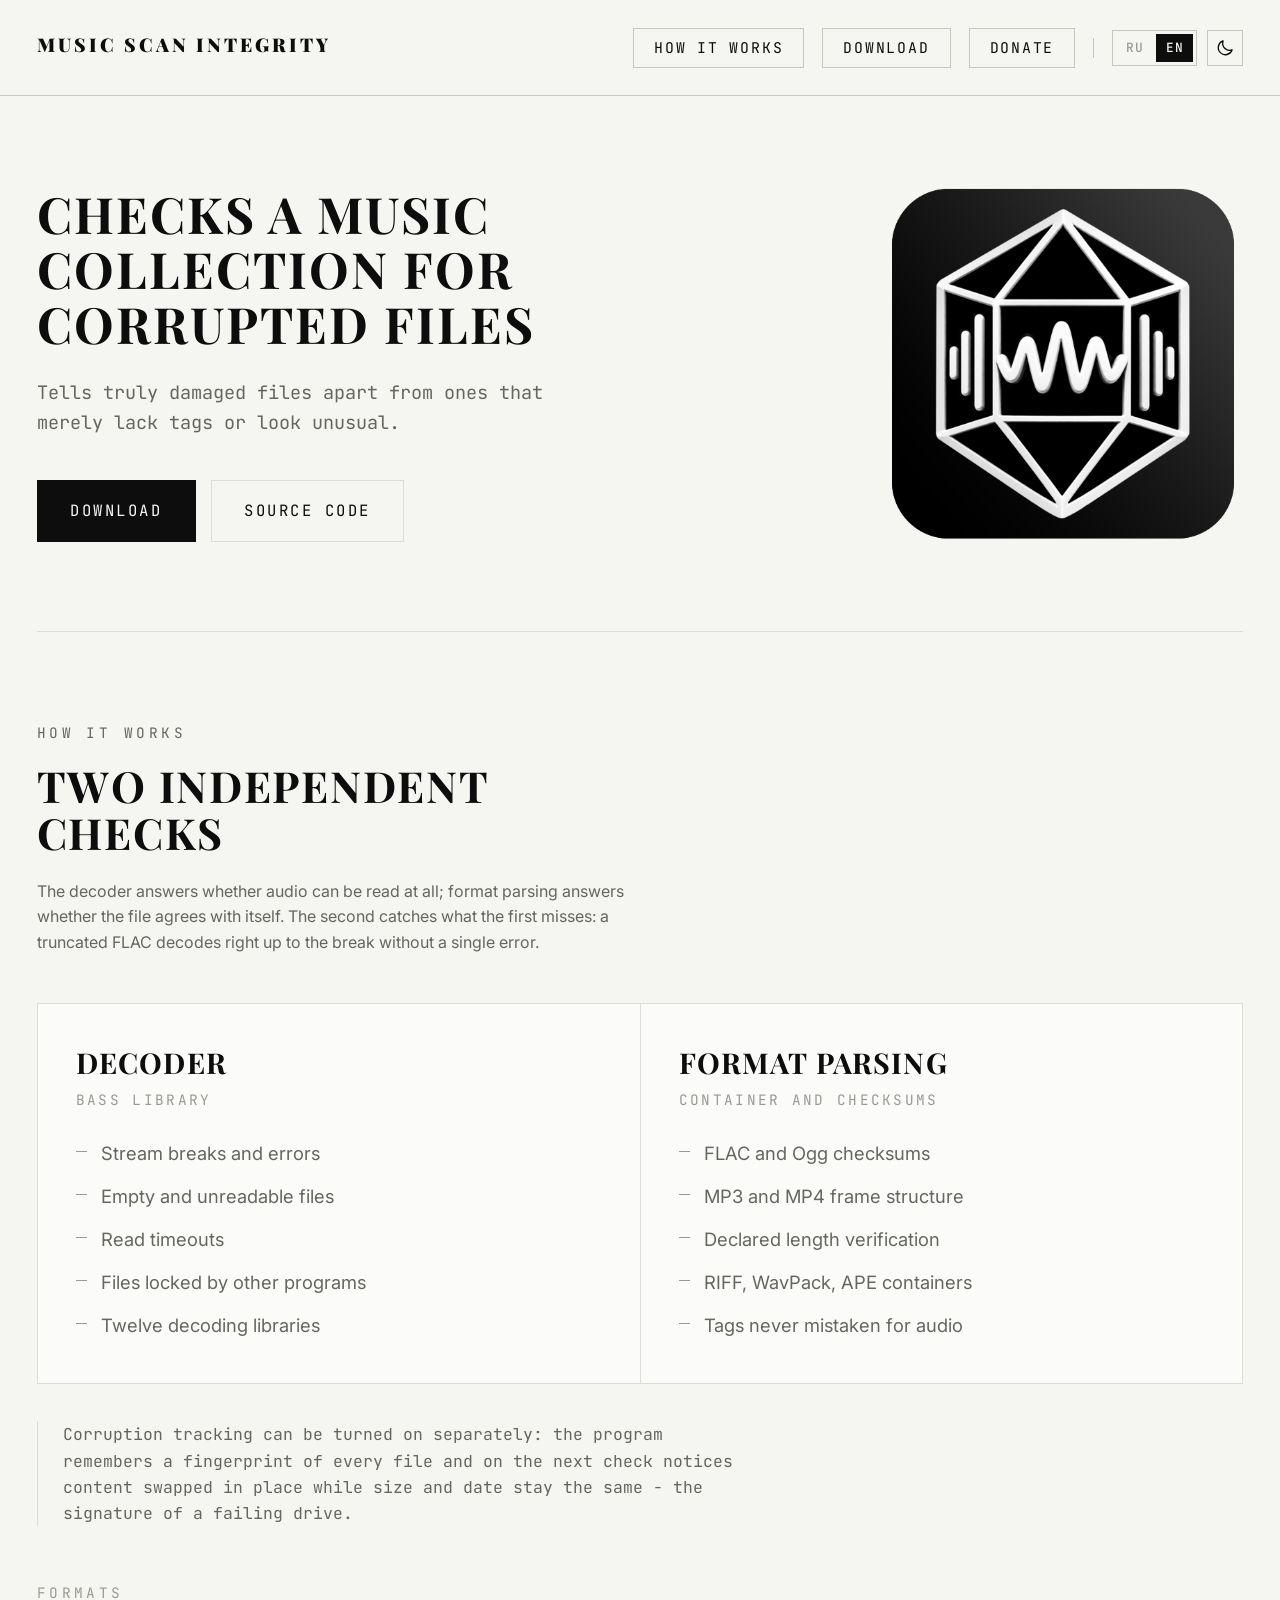
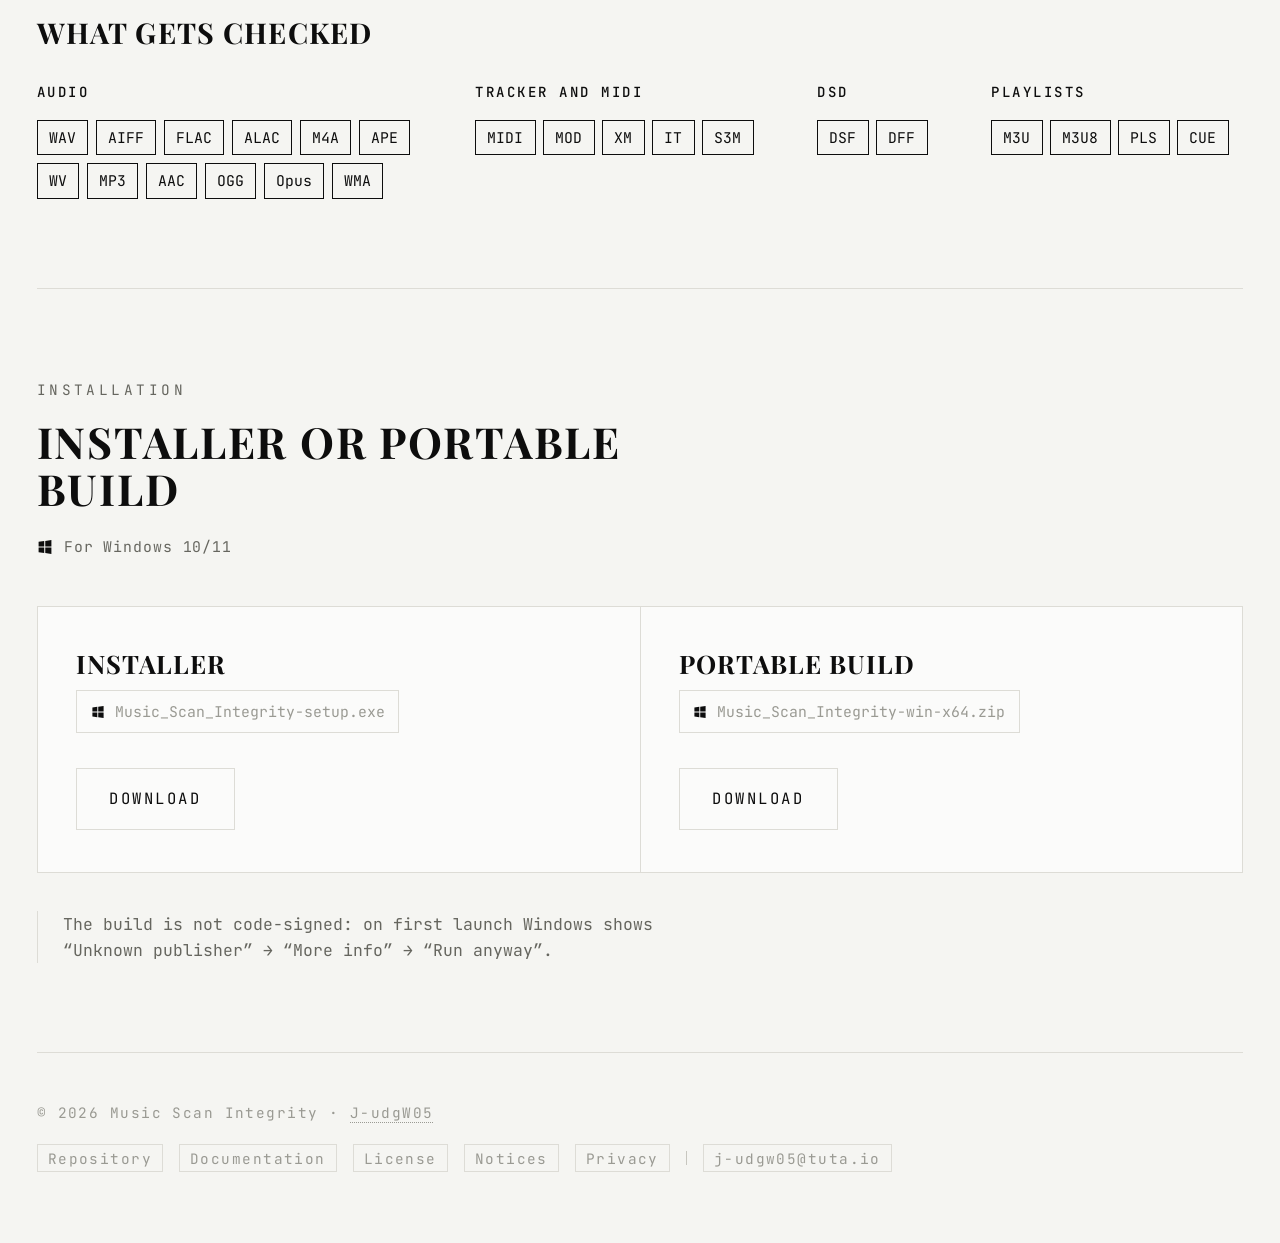
<file: index.html>
<!DOCTYPE html>
<html lang="ru">
<head>
<meta charset="utf-8">
<meta name="viewport" content="width=device-width, initial-scale=1">
<title>Music Scan Integrity</title>
<meta name="description" data-i18n-content="index_desc" content="Программа для Windows 10 и 11: проверяет музыкальную коллекцию на повреждённые файлы двумя независимыми способами - декодированием и разбором формата.">

<link rel="icon" href="assets/1.png" sizes="any">
<link rel="apple-touch-icon" href="assets/icon.png">

<link rel="preconnect" href="https://fonts.googleapis.com">
<link rel="preconnect" href="https://fonts.gstatic.com" crossorigin>
<link rel="stylesheet" href="https://fonts.googleapis.com/css2?family=Playfair+Display:wght@700;900&family=Inter:wght@400;500&family=JetBrains+Mono:wght@400;500&display=swap">

<link rel="stylesheet" href="style.css">

<script>
    (function () {
        var root = document.documentElement;
        try {
            var t = localStorage.getItem('msi-theme');
            if (t === 'light' || t === 'dark') root.setAttribute('data-theme', t);
        } catch (e) { }

        var lang = null;
        try { lang = localStorage.getItem('msi-lang'); } catch (e) { }
        if (lang !== 'ru' && lang !== 'en') {
            var list = navigator.languages && navigator.languages.length ? navigator.languages : [navigator.language || 'en'];
            lang = 'en';
            for (var i = 0; i < list.length; i++) {
                var code = String(list[i]).toLowerCase().split('-')[0];
                if (code === 'ru' || code === 'uk' || code === 'be') { lang = 'ru'; break; }
                if (code) break;
            }
        }
        root.setAttribute('lang', lang);
    })();
</script>
</head>
<body>

<header class="masthead">
    <div class="masthead-inner">
        <a class="wordmark" href="#top">Music Scan Integrity</a>

        <nav>
            <a href="#check" data-i18n="nav_check">Как это работает</a>
            <a href="#install" data-i18n="nav_install">Скачать</a>
            <a href="donate.html" data-i18n="nav_donate">Поддержать</a>
        </nav>
        <span class="nav-divider" aria-hidden="true"></span>
        <span class="switches">
            <div class="lang-switch" role="radiogroup" aria-label="Language / Язык">
                <button type="button" class="lang-option active" data-lang="ru" role="radio" aria-checked="true">RU</button>
                <button type="button" class="lang-option" data-lang="en" role="radio" aria-checked="false">EN</button>
            </div>
            <button class="icon-btn" id="theme" type="button">
                <svg class="i-sun" viewBox="0 0 24 24" width="20" height="20" fill="none" stroke="currentColor" stroke-width="1.6" stroke-linecap="round" aria-hidden="true">
                    <circle cx="12" cy="12" r="4.2"/>
                    <path d="M12 2.6v2.2M12 19.2v2.2M4.2 12H2M22 12h-2.2M6.3 6.3 4.8 4.8M19.2 19.2l-1.5-1.5M17.7 6.3l1.5-1.5M4.8 19.2l1.5-1.5"/>
                </svg>
                <svg class="i-moon" viewBox="0 0 24 24" width="20" height="20" fill="none" stroke="currentColor" stroke-width="1.6" stroke-linecap="round" stroke-linejoin="round" aria-hidden="true">
                    <path d="M20.5 14.3A8.5 8.5 0 0 1 9.7 3.5a8.5 8.5 0 1 0 10.8 10.8z"/>
                </svg>
            </button>
        </span>
    </div>
</header>

<div class="page">

    <div class="hero">
        <div class="hero-text" id="top">
            <h1 data-i18n="hero_title">Проверка музыкальной коллекции на повреждённые файлы</h1>
            <p data-i18n="hero_lede">
                Отличает по-настоящему повреждённые файлы от тех, что просто без тегов
                или выглядят необычно.
            </p>
            <div class="actions">
                <a class="action primary" id="dl-main" href="https://github.com/J-udgW05/MusicScan/releases/latest" data-i18n="hero_download">Скачать</a>
                <a class="action" href="https://github.com/J-udgW05/MusicScan" target="_blank" rel="noopener noreferrer" data-i18n="hero_source">Исходный код</a>
            </div>
        </div>

        <div class="hero-mark">
            <img src="assets/icon.png" alt="" width="512" height="512">
        </div>
    </div>

    <section>
        <div class="section-head" id="check">
            <p class="kicker" data-i18n="check_kicker">Как это работает</p>
            <h2 data-i18n="check_title">Две независимые проверки</h2>
            <p data-i18n="check_lede">
                Декодер отвечает на вопрос «читается ли звук», разбор формата - на вопрос
                «сходится ли файл сам с собой». Второе ловит то, что первое пропускает:
                обрезанный FLAC декодируется до места разрыва без единой ошибки.
            </p>
        </div>
        <div class="duo">
            <article>
                <h3 data-i18n="m1_title">Декодер</h3>
                <p class="role" data-i18n="m1_role">Библиотека BASS</p>
                <ul>
                    <li data-i18n="m1_1">Обрывы и ошибки потока</li>
                    <li data-i18n="m1_2">Пустые и нечитаемые файлы</li>
                    <li data-i18n="m1_3">Таймауты чтения</li>
                    <li data-i18n="m1_4">Занятые другими программами файлы</li>
                    <li data-i18n="m1_5">Двенадцать библиотек декодирования</li>
                </ul>
            </article>
            <article>
                <h3 data-i18n="m2_title">Разбор формата</h3>
                <p class="role" data-i18n="m2_role">Контейнер и контрольные суммы</p>
                <ul>
                    <li data-i18n="m2_1">Контрольные суммы FLAC и Ogg</li>
                    <li data-i18n="m2_2">Структура кадров MP3 и MP4</li>
                    <li data-i18n="m2_3">Сверка заявленной длины</li>
                    <li data-i18n="m2_4">Контейнеры RIFF, WavPack, APE</li>
                    <li data-i18n="m2_5">Теги не путаются со звуком</li>
                </ul>
            </article>
        </div>

        <p class="note" data-i18n="check_note">
            Отдельно можно включить слежение за порчей: программа запоминает отпечаток
            каждого файла и на следующей проверке замечает подмену содержимого
            при неизменных размере и дате - так выглядит сбойный диск.
        </p>

        <div class="subsection" id="formats">
            <p class="kicker" data-i18n="fmt_kicker">Форматы</p>
            <h3 data-i18n="fmt_title">Что проверяется</h3>
            <div class="format-groups">
                <div>
                    <h4 data-i18n="fmt_audio">Аудио</h4>
                    <div class="chips">
                        <span>WAV</span><span>AIFF</span><span>FLAC</span><span>ALAC</span>
                        <span>M4A</span><span>APE</span><span>WV</span><span>MP3</span>
                        <span>AAC</span><span>OGG</span><span>Opus</span><span>WMA</span>
                    </div>
                </div>
                <div>
                    <h4 data-i18n="fmt_tracker">Трекерные и MIDI</h4>
                    <div class="chips">
                        <span>MIDI</span><span>MOD</span><span>XM</span><span>IT</span><span>S3M</span>
                    </div>
                </div>
                <div>
                    <h4 data-i18n="fmt_dsd">DSD</h4>
                    <div class="chips"><span>DSF</span><span>DFF</span></div>
                </div>
                <div>
                    <h4 data-i18n="fmt_playlists">Плейлисты</h4>
                    <div class="chips"><span>M3U</span><span>M3U8</span><span>PLS</span><span>CUE</span></div>
                </div>
            </div>
        </div>
    </section>

    <section>
        <div class="section-head" id="install">
            <p class="kicker" data-i18n="inst_kicker">Установка</p>
            <h2 data-i18n="inst_title">Установщик или портативная версия</h2>
            <p class="platform">
                <svg class="i-win" viewBox="0 0 24 24" width="16" height="16" fill="currentColor" aria-hidden="true"><path d="M2.4 4.3 10.8 3.1v8.2H2.4zM12.4 2.9 21.6 1.6v9.7h-9.2zM2.4 12.7h8.4v8.2L2.4 19.7zM12.4 12.7h9.2v9.7l-9.2-1.3z"/></svg>
                <span data-i18n="inst_req">Для Windows 10/11</span>
            </p>
        </div>
        <div class="install">
            <article>
                <h3 data-i18n="inst_1_title">Установщик</h3>
                <span class="file"><span class="file-os" title="Windows 10 / 11"><svg class="i-win" viewBox="0 0 24 24" width="16" height="16" fill="currentColor" aria-hidden="true"><path d="M2.4 4.3 10.8 3.1v8.2H2.4zM12.4 2.9 21.6 1.6v9.7h-9.2zM2.4 12.7h8.4v8.2L2.4 19.7zM12.4 12.7h9.2v9.7l-9.2-1.3z"/></svg></span><span id="file-setup">Music_Scan_Integrity-setup.exe</span></span>
                <a class="action" id="dl-setup" href="https://github.com/J-udgW05/MusicScan/releases/latest" data-i18n="inst_download">Скачать</a>
            </article>
            <article>
                <h3 data-i18n="inst_2_title">Портативная версия</h3>
                <span class="file"><span class="file-os" title="Windows 10 / 11"><svg class="i-win" viewBox="0 0 24 24" width="16" height="16" fill="currentColor" aria-hidden="true"><path d="M2.4 4.3 10.8 3.1v8.2H2.4zM12.4 2.9 21.6 1.6v9.7h-9.2zM2.4 12.7h8.4v8.2L2.4 19.7zM12.4 12.7h9.2v9.7l-9.2-1.3z"/></svg></span><span id="file-zip">Music_Scan_Integrity-win-x64.zip</span></span>
                <a class="action" id="dl-zip" href="https://github.com/J-udgW05/MusicScan/releases/latest" data-i18n="inst_download">Скачать</a>
            </article>
        </div>
        <p class="note" data-i18n="inst_note">
            Сборка не подписана сертификатом: при первом запуске Windows покажет
            «Неизвестный издатель» → «Подробнее» → «Выполнить в любом случае».
        </p>
    </section>

    <footer>
        <span class="footer-copy" data-i18n="footer_copy">© 2026 Music Scan Integrity · <a href="https://github.com/J-udgW05" target="_blank" rel="noopener noreferrer">J-udgW05</a></span>
        <span class="footer-links">
            <a href="https://github.com/J-udgW05/MusicScan" data-i18n="nav_repo" target="_blank" rel="noopener noreferrer">Репозиторий</a>
            <a href="https://github.com/J-udgW05/MusicScan/blob/main/docs/INTERNALS.md" data-i18n="footer_docs" target="_blank" rel="noopener noreferrer">Документация</a>
            <a href="https://github.com/J-udgW05/MusicScan/blob/main/LICENSE.txt" data-i18n="footer_license" target="_blank" rel="noopener noreferrer">Лицензия</a>
            <a href="https://github.com/J-udgW05/MusicScan/blob/main/THIRD-PARTY-NOTICES.md" data-i18n="footer_third" target="_blank" rel="noopener noreferrer">Компоненты</a>
            <a href="privacy.html" data-i18n="footer_privacy">Конфиденциальность</a>
            <span class="footer-divider" aria-hidden="true"></span>
            <button type="button" class="footer-email" id="copy-email" data-copy="j-udgw05@tuta.io">
                <span data-i18n="footer_email">j-udgw05@tuta.io</span>
                <span class="copy-toast" aria-hidden="true" data-i18n="footer_copied">Скопировано</span>
            </button>
        </span>
    </footer>

</div>

<button id="back-to-top" class="icon-btn" type="button" aria-label="Наверх">
    <svg viewBox="0 0 24 24" width="18" height="18" fill="none" stroke="currentColor" stroke-width="1.6" stroke-linecap="round" stroke-linejoin="round" aria-hidden="true">
        <path d="M12 19V5M6 11l6-6 6 6"/>
    </svg>
</button>

<script src="app.js"></script>

</body>
</html>
</file>
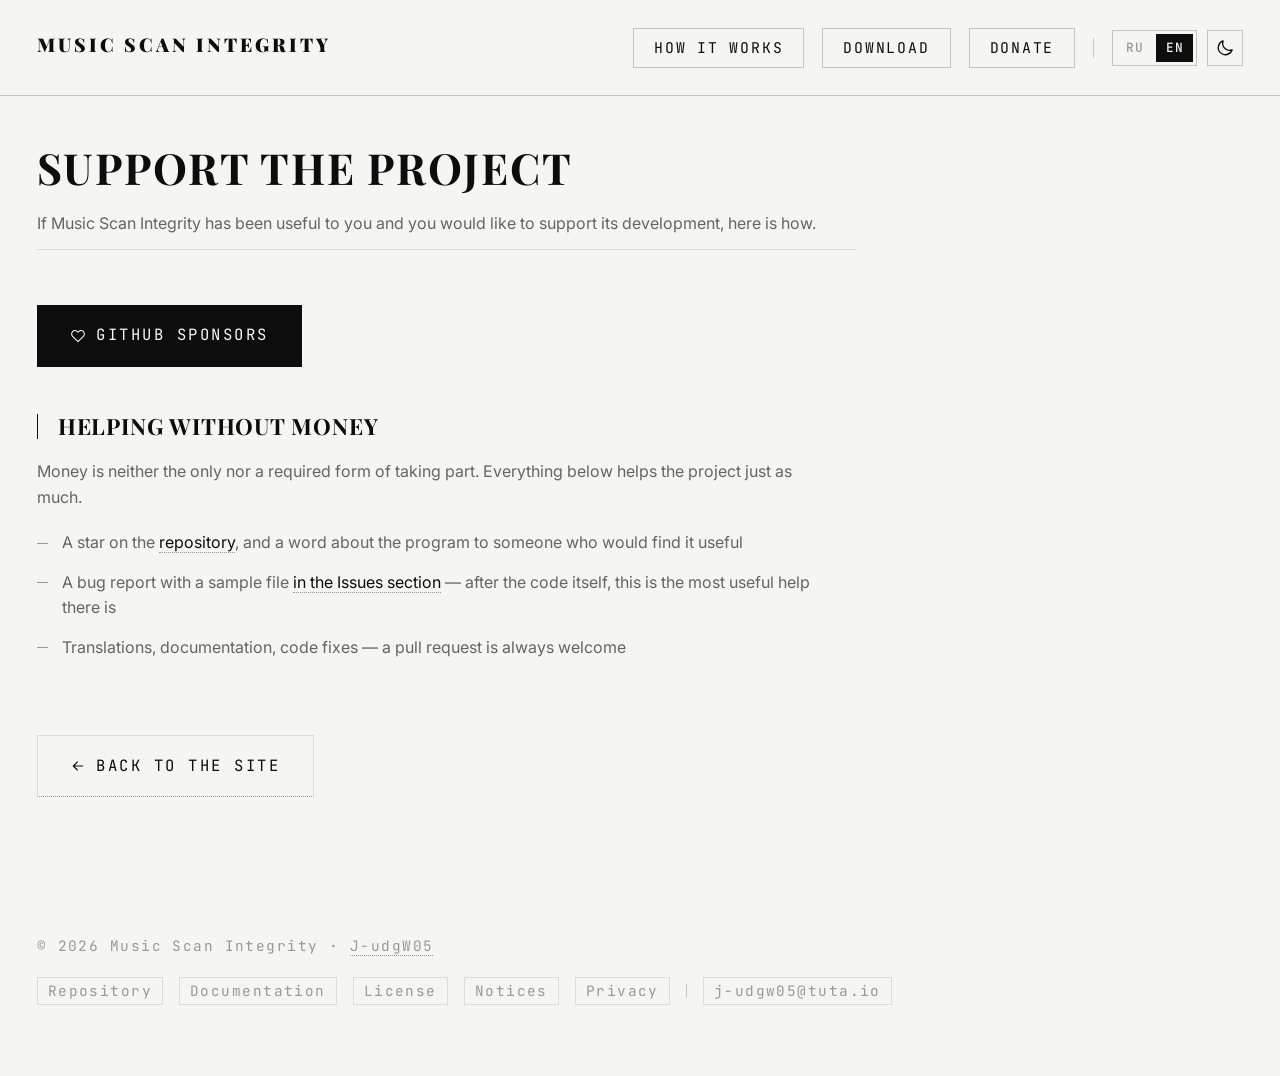
<file: donate.html>
<!DOCTYPE html>
<html lang="ru">
<head>
<meta charset="utf-8">
<meta name="viewport" content="width=device-width, initial-scale=1">
<title data-i18n="dn_doc_title">Поддержать проект — Music Scan Integrity</title>
<meta name="description" data-i18n-content="dn_desc" content="Music Scan Integrity бесплатна и с открытым кодом. На что идут пожертвования и как поддержать проект.">

<link rel="icon" href="assets/icon.png" sizes="any">
<link rel="apple-touch-icon" href="assets/icon.png">

<link rel="preconnect" href="https://fonts.googleapis.com">
<link rel="preconnect" href="https://fonts.gstatic.com" crossorigin>
<link rel="stylesheet" href="https://fonts.googleapis.com/css2?family=Playfair+Display:wght@700;900&family=Inter:wght@400;500&family=JetBrains+Mono:wght@400;500&display=swap">

<link rel="stylesheet" href="style.css">
<script>
    (function () {
        var root = document.documentElement;
        try {
            var t = localStorage.getItem('msi-theme');
            if (t === 'light' || t === 'dark') root.setAttribute('data-theme', t);
        } catch (e) { }

        var lang = null;
        try { lang = localStorage.getItem('msi-lang'); } catch (e) { }
        if (lang !== 'ru' && lang !== 'en') {
            var list = navigator.languages && navigator.languages.length ? navigator.languages : [navigator.language || 'en'];
            lang = 'en';
            for (var i = 0; i < list.length; i++) {
                var code = String(list[i]).toLowerCase().split('-')[0];
                if (code === 'ru' || code === 'uk' || code === 'be') { lang = 'ru'; break; }
                if (code) break;
            }
        }
        root.setAttribute('lang', lang);
    })();
</script>
</head>
<body>

<header class="masthead">
    <div class="masthead-inner">
        <a class="wordmark" href="index.html">Music Scan Integrity</a>
        <nav>
            <a href="index.html#check" data-i18n="nav_check">Как это работает</a>
            <a href="index.html#install" data-i18n="nav_install">Скачать</a>
            <a href="donate.html" data-i18n="nav_donate">Поддержать</a>
        </nav>
        <span class="nav-divider" aria-hidden="true"></span>
        <span class="switches">
            <div class="lang-switch" role="radiogroup" aria-label="Language / Язык">
                <button type="button" class="lang-option active" data-lang="ru" role="radio" aria-checked="true">RU</button>
                <button type="button" class="lang-option" data-lang="en" role="radio" aria-checked="false">EN</button>
            </div>
            <button class="icon-btn" id="theme" type="button">
                <svg class="i-sun" viewBox="0 0 24 24" width="20" height="20" fill="none" stroke="currentColor" stroke-width="1.6" stroke-linecap="round" aria-hidden="true">
                    <circle cx="12" cy="12" r="4.2"/>
                    <path d="M12 2.6v2.2M12 19.2v2.2M4.2 12H2M22 12h-2.2M6.3 6.3 4.8 4.8M19.2 19.2l-1.5-1.5M17.7 6.3l1.5-1.5M4.8 19.2l1.5-1.5"/>
                </svg>
                <svg class="i-moon" viewBox="0 0 24 24" width="20" height="20" fill="none" stroke="currentColor" stroke-width="1.6" stroke-linecap="round" stroke-linejoin="round" aria-hidden="true">
                    <path d="M20.5 14.3A8.5 8.5 0 0 1 9.7 3.5a8.5 8.5 0 1 0 10.8 10.8z"/>
                </svg>
            </button>
        </span>
    </div>
</header>

<div class="page">

    <main class="legal">
        <div class="legal-head">
            <h1 data-i18n="dn_title">Поддержать проект</h1>
            <p data-i18n="dn_s4_p1">
                Если Music Scan Integrity оказалась вам полезна и вы хотите поддержать
                её развитие — вот как это можно сделать.
            </p>
        </div>

        <section>
            <div class="donate-links">
                <a class="action primary" href="https://github.com/sponsors/J-udgW05" target="_blank" rel="noopener noreferrer">
                    <svg viewBox="0 0 24 24" width="16" height="16" fill="none" stroke="currentColor" stroke-width="1.6" stroke-linecap="round" stroke-linejoin="round" aria-hidden="true">
                        <path d="M12 20.5 3.9 12.4a5 5 0 1 1 7.1-7.1l1 1 1-1a5 5 0 1 1 7.1 7.1z"/>
                    </svg>
                    <span>GitHub Sponsors</span>
                </a>
            </div>
        </section>

        <section>
            <h2 data-i18n="dn_s5_h">Помочь можно и бесплатно</h2>
            <p data-i18n="dn_s5_p1">
                Деньги — не единственная и далеко не обязательная форма участия. Всё
                перечисленное ниже помогает проекту не меньше.
            </p>
            <ul>
                <li data-i18n="dn_s5_i1">Звезда <a href="https://github.com/J-udgW05/MusicScan">репозиторию</a> и рассказ о программе тем, кому она пригодится</li>
                <li data-i18n="dn_s5_i2">Сообщение об ошибке с примером файла <a href="https://github.com/J-udgW05/MusicScan/issues">в разделе Issues</a> — после самого кода это самая полезная помощь</li>
                <li data-i18n="dn_s5_i3">Перевод, документация, правки кода — pull request всегда к месту</li>
            </ul>
        </section>

        <a class="action legal-back" href="index.html">
            <svg viewBox="0 0 24 24" width="16" height="16" fill="none" stroke="currentColor" stroke-width="1.6" stroke-linecap="round" stroke-linejoin="round" aria-hidden="true">
                <path d="M19 12H5M11 6l-6 6 6 6"/>
            </svg>
            <span data-i18n="nav_back">Вернуться на сайт</span>
        </a>
    </main>

    <footer>
        <span class="footer-copy" data-i18n="footer_copy">© 2026 Music Scan Integrity · <a href="https://github.com/J-udgW05" target="_blank" rel="noopener noreferrer">J-udgW05</a></span>
        <span class="footer-links">
            <a href="https://github.com/J-udgW05/MusicScan" data-i18n="nav_repo" target="_blank" rel="noopener noreferrer">Репозиторий</a>
            <a href="https://github.com/J-udgW05/MusicScan/blob/main/docs/INTERNALS.md" data-i18n="footer_docs" target="_blank" rel="noopener noreferrer">Документация</a>
            <a href="https://github.com/J-udgW05/MusicScan/blob/main/LICENSE.txt" data-i18n="footer_license" target="_blank" rel="noopener noreferrer">Лицензия</a>
            <a href="https://github.com/J-udgW05/MusicScan/blob/main/THIRD-PARTY-NOTICES.md" data-i18n="footer_third" target="_blank" rel="noopener noreferrer">Компоненты</a>
            <a href="privacy.html" data-i18n="footer_privacy">Конфиденциальность</a>
            <span class="footer-divider" aria-hidden="true"></span>
            <button type="button" class="footer-email" id="copy-email" data-copy="j-udgw05@tuta.io">
                <span data-i18n="footer_email">j-udgw05@tuta.io</span>
                <span class="copy-toast" aria-hidden="true" data-i18n="footer_copied">Скопировано</span>
            </button>
        </span>
    </footer>

</div>

<button id="back-to-top" class="icon-btn" type="button" aria-label="Наверх">
    <svg viewBox="0 0 24 24" width="18" height="18" fill="none" stroke="currentColor" stroke-width="1.6" stroke-linecap="round" stroke-linejoin="round" aria-hidden="true">
        <path d="M12 19V5M6 11l6-6 6 6"/>
    </svg>
</button>

<script src="app.js"></script>
</body>
</html>
</file>
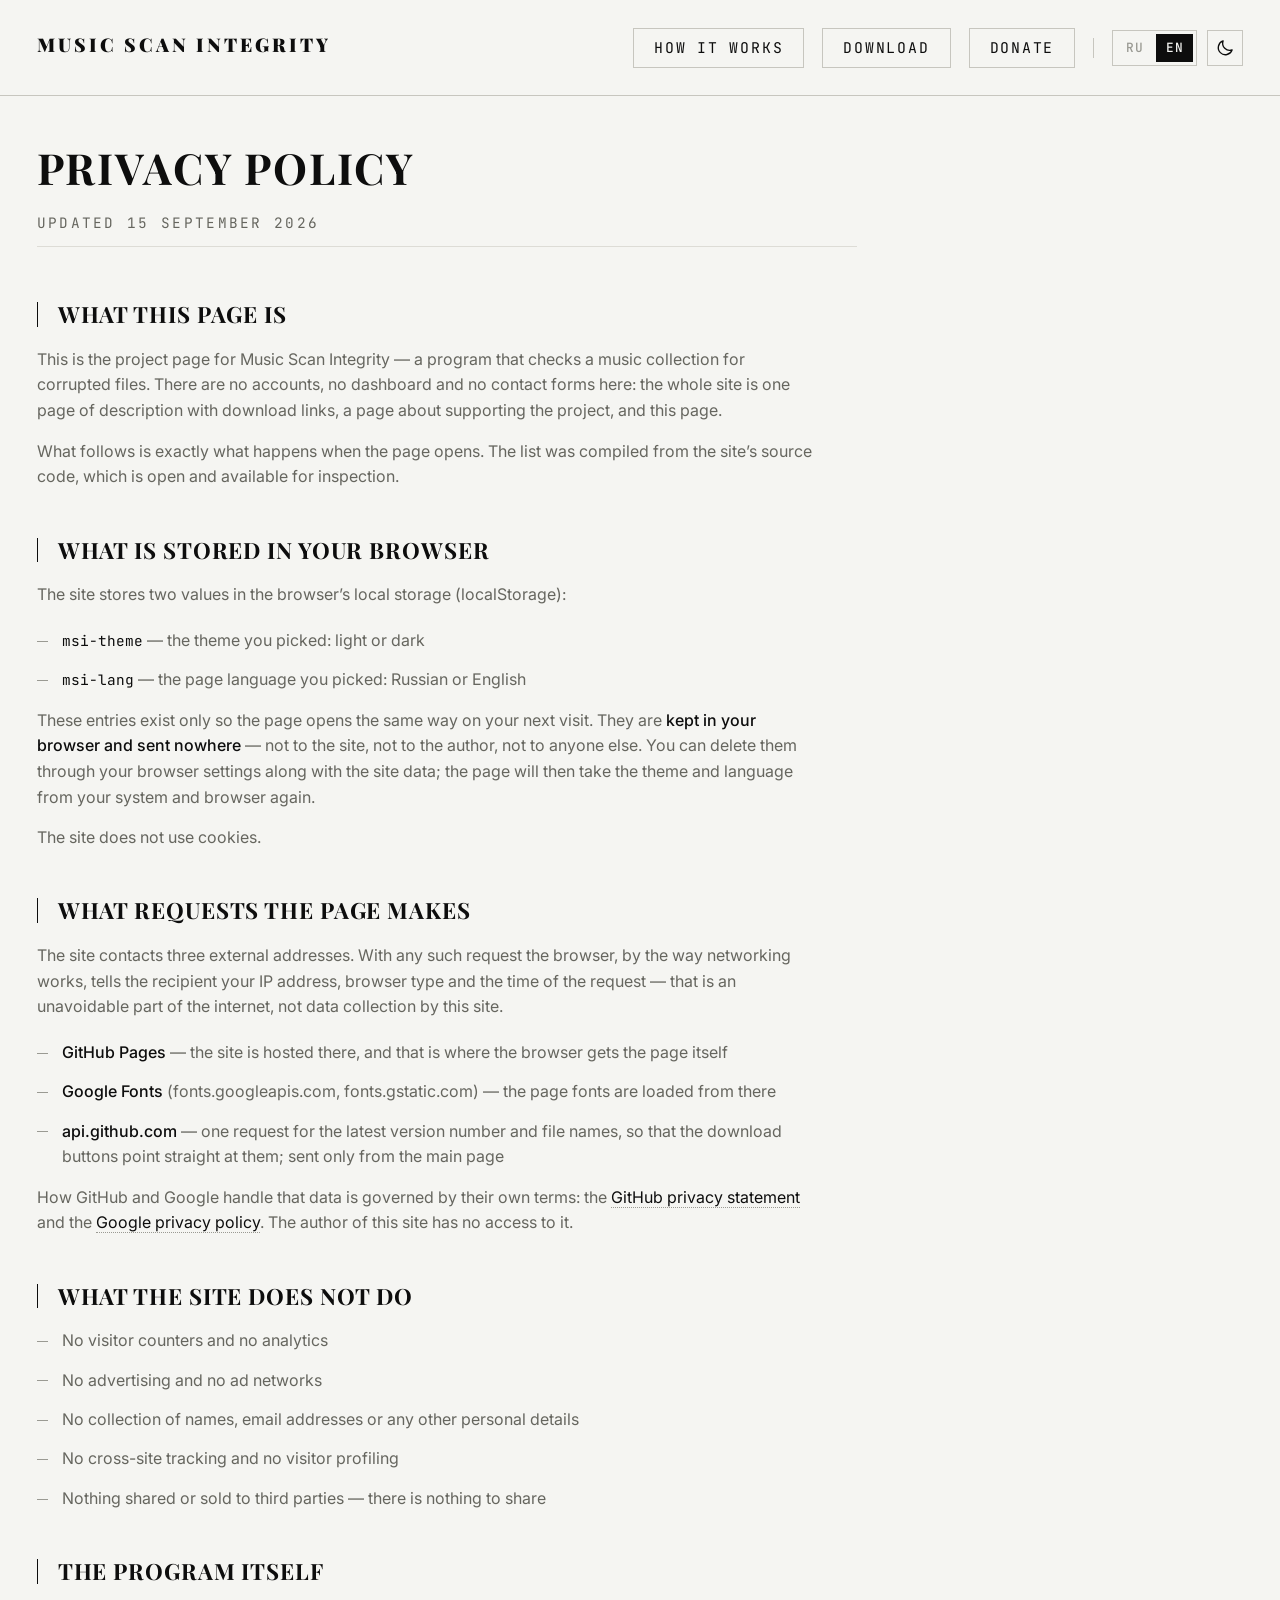
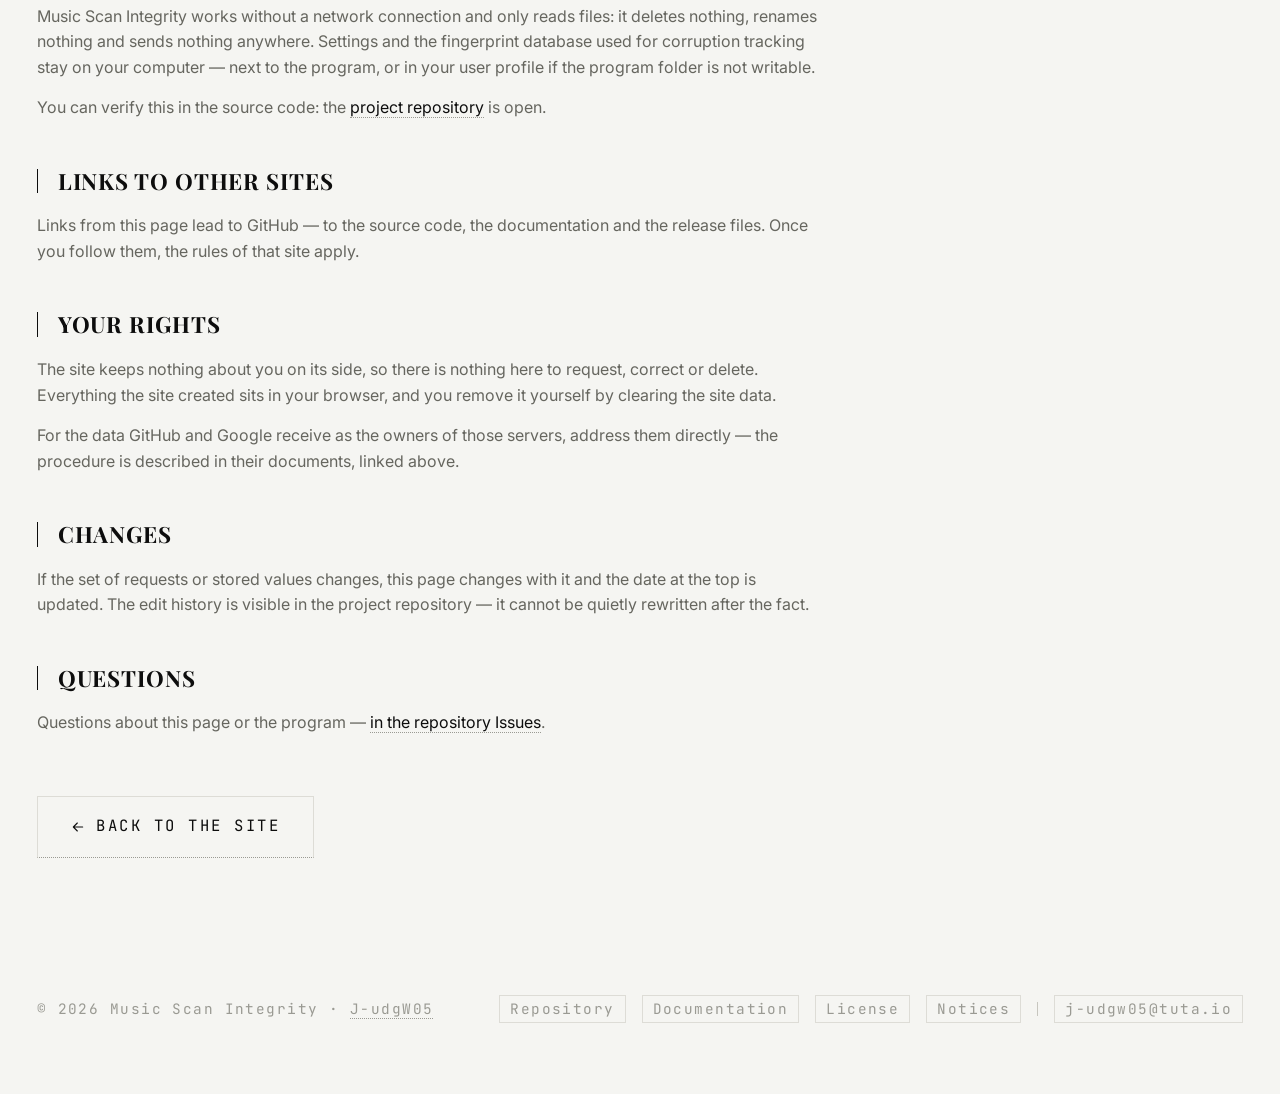
<file: privacy.html>
<!DOCTYPE html>
<html lang="ru">
<head>
<meta charset="utf-8">
<meta name="viewport" content="width=device-width, initial-scale=1">
<title data-i18n="pp_doc_title">Политика конфиденциальности — Music Scan Integrity</title>
<meta name="description" data-i18n-content="pp_desc" content="Что сайт Music Scan Integrity сохраняет в браузере и какие запросы отправляет при открытии страницы.">

<link rel="icon" href="assets/icon.png" sizes="any">
<link rel="apple-touch-icon" href="assets/icon.png">

<link rel="preconnect" href="https://fonts.googleapis.com">
<link rel="preconnect" href="https://fonts.gstatic.com" crossorigin>
<link rel="stylesheet" href="https://fonts.googleapis.com/css2?family=Playfair+Display:wght@700;900&family=Inter:wght@400;500&family=JetBrains+Mono:wght@400;500&display=swap">

<link rel="stylesheet" href="style.css">
<script>
    (function () {
        var root = document.documentElement;
        try {
            var t = localStorage.getItem('msi-theme');
            if (t === 'light' || t === 'dark') root.setAttribute('data-theme', t);
        } catch (e) { }

        var lang = null;
        try { lang = localStorage.getItem('msi-lang'); } catch (e) { }
        if (lang !== 'ru' && lang !== 'en') {
            var list = navigator.languages && navigator.languages.length ? navigator.languages : [navigator.language || 'en'];
            lang = 'en';
            for (var i = 0; i < list.length; i++) {
                var code = String(list[i]).toLowerCase().split('-')[0];
                if (code === 'ru' || code === 'uk' || code === 'be') { lang = 'ru'; break; }
                if (code) break;
            }
        }
        root.setAttribute('lang', lang);
    })();
</script>
</head>
<body>

<header class="masthead">
    <div class="masthead-inner">
        <a class="wordmark" href="index.html">Music Scan Integrity</a>
        <nav>
            <a href="index.html#check" data-i18n="nav_check">Как это работает</a>
            <a href="index.html#install" data-i18n="nav_install">Скачать</a>
            <a href="donate.html" data-i18n="nav_donate">Поддержать</a>
        </nav>
        <span class="nav-divider" aria-hidden="true"></span>
        <span class="switches">
            <div class="lang-switch" role="radiogroup" aria-label="Language / Язык">
                <button type="button" class="lang-option active" data-lang="ru" role="radio" aria-checked="true">RU</button>
                <button type="button" class="lang-option" data-lang="en" role="radio" aria-checked="false">EN</button>
            </div>
            <button class="icon-btn" id="theme" type="button">
                <svg class="i-sun" viewBox="0 0 24 24" width="20" height="20" fill="none" stroke="currentColor" stroke-width="1.6" stroke-linecap="round" aria-hidden="true">
                    <circle cx="12" cy="12" r="4.2"/>
                    <path d="M12 2.6v2.2M12 19.2v2.2M4.2 12H2M22 12h-2.2M6.3 6.3 4.8 4.8M19.2 19.2l-1.5-1.5M17.7 6.3l1.5-1.5M4.8 19.2l1.5-1.5"/>
                </svg>
                <svg class="i-moon" viewBox="0 0 24 24" width="20" height="20" fill="none" stroke="currentColor" stroke-width="1.6" stroke-linecap="round" stroke-linejoin="round" aria-hidden="true">
                    <path d="M20.5 14.3A8.5 8.5 0 0 1 9.7 3.5a8.5 8.5 0 1 0 10.8 10.8z"/>
                </svg>
            </button>
        </span>
    </div>
</header>

<div class="page">

    <main class="legal">
        <div class="legal-head">
            <h1 data-i18n="pp_title">Политика конфиденциальности</h1>
            <p class="legal-date" data-i18n="pp_date">Обновлено 15 сентября 2026 года</p>
        </div>

        <section>
            <h2 data-i18n="pp_s1_h">О чём эта страница</h2>
            <p data-i18n="pp_s1_p1">
                Это страница проекта Music Scan Integrity — программы для проверки музыкальной
                коллекции на повреждённые файлы. Здесь нет ни регистрации, ни личного кабинета,
                ни форм обратной связи: весь сайт — это страница с описанием и ссылками
                на загрузку, страница о поддержке проекта и эта страница.
            </p>
            <p data-i18n="pp_s1_p2">
                Ниже перечислено ровно то, что происходит при открытии страницы. Список
                составлен по исходному коду сайта, который открыт и доступен для проверки.
            </p>
        </section>

        <section>
            <h2 data-i18n="pp_s2_h">Что сохраняется в вашем браузере</h2>
            <p data-i18n="pp_s2_p1">
                Сайт сохраняет два значения в локальном хранилище браузера (localStorage):
            </p>
            <ul>
                <li data-i18n="pp_s2_i1"><code>msi-theme</code> — выбранная вами тема: светлая или тёмная</li>
                <li data-i18n="pp_s2_i2"><code>msi-lang</code> — выбранный язык страницы: русский или английский</li>
            </ul>
            <p data-i18n="pp_s2_p2">
                Эти записи нужны только для того, чтобы при следующем заходе страница открылась
                в том же виде. Они <b>хранятся в вашем браузере и никуда не отправляются</b> —
                ни на сервер сайта, ни автору, ни кому-либо ещё. Удалить их можно в настройках
                браузера вместе с данными сайта; страница после этого снова возьмёт тему
                и язык из настроек системы и браузера.
            </p>
            <p data-i18n="pp_s2_p3">
                Файлы cookie сайт не использует.
            </p>
        </section>

        <section>
            <h2 data-i18n="pp_s3_h">Какие запросы уходят при открытии страницы</h2>
            <p data-i18n="pp_s3_p1">
                Сайт обращается к трём внешним адресам. При любом таком обращении браузер
                по устройству сети сообщает получателю IP-адрес, тип браузера и время запроса —
                это неизбежная часть работы интернета, а не сбор данных сайтом.
            </p>
            <ul>
                <li data-i18n="pp_s3_i1"><b>GitHub Pages</b> — здесь сайт размещён, оттуда браузер получает саму страницу</li>
                <li data-i18n="pp_s3_i2"><b>Google Fonts</b> (fonts.googleapis.com, fonts.gstatic.com) — оттуда загружаются шрифты страницы</li>
                <li data-i18n="pp_s3_i3"><b>api.github.com</b> — один запрос за номером последней версии программы и именами файлов, чтобы кнопки «Скачать» вели прямо на них; уходит только с главной страницы</li>
            </ul>
            <p data-i18n="pp_s3_p2">
                Обработка данных на стороне GitHub и Google подчиняется их собственным условиям:
                <a href="https://docs.github.com/site-policy/privacy-policies/github-general-privacy-statement">заявление GitHub о конфиденциальности</a>
                и <a href="https://policies.google.com/privacy">политика конфиденциальности Google</a>.
                Автор сайта доступа к этим данным не имеет.
            </p>
        </section>

        <section>
            <h2 data-i18n="pp_s4_h">Чего сайт не делает</h2>
            <ul>
                <li data-i18n="pp_s4_i1">Не устанавливает счётчики посещаемости и системы аналитики</li>
                <li data-i18n="pp_s4_i2">Не показывает рекламу и не подключает рекламные сети</li>
                <li data-i18n="pp_s4_i3">Не собирает имена, адреса электронной почты и другие личные сведения</li>
                <li data-i18n="pp_s4_i4">Не отслеживает вас между сайтами и не составляет профиль посетителя</li>
                <li data-i18n="pp_s4_i5">Не передаёт и не продаёт данные третьим лицам — передавать нечего</li>
            </ul>
        </section>

        <section>
            <h2 data-i18n="pp_s5_h">Сама программа</h2>
            <p data-i18n="pp_s5_p1">
                Music Scan Integrity работает без подключения к сети и только читает файлы:
                ничего не удаляет, не переименовывает и никуда не отправляет. Настройки и база
                отпечатков для слежения за порчей остаются на вашем компьютере — рядом
                с программой либо в профиле пользователя, если рядом с программой писать нельзя.
            </p>
            <p data-i18n="pp_s5_p2">
                Проверить это можно по исходному коду:
                <a href="https://github.com/J-udgW05/MusicScan">репозиторий проекта</a> открыт.
            </p>
        </section>

        <section>
            <h2 data-i18n="pp_s6_h">Переходы на другие сайты</h2>
            <p data-i18n="pp_s6_p1">
                Ссылки со страницы ведут на GitHub — к исходному коду, документации и файлам
                выпусков. После перехода действуют правила того сайта, на который вы попали.
            </p>
        </section>

        <section>
            <h2 data-i18n="pp_s7_h">Ваши права</h2>
            <p data-i18n="pp_s7_p1">
                Сайт не хранит о вас никаких сведений на своей стороне, поэтому запрашивать,
                исправлять или удалять здесь нечего. Всё, что сайт создал, лежит в вашем
                браузере, и вы удаляете это сами, очистив данные сайта.
            </p>
            <p data-i18n="pp_s7_p2">
                По данным, которые получают GitHub и Google как владельцы серверов, обращаться
                следует к ним — порядок описан в их документах, ссылки выше.
            </p>
        </section>

        <section>
            <h2 data-i18n="pp_s8_h">Изменения</h2>
            <p data-i18n="pp_s8_p1">
                Если состав запросов или сохраняемых значений изменится, изменится и эта
                страница, а дата вверху обновится. История правок видна в репозитории
                проекта — задним числом переписать её незаметно не получится.
            </p>
        </section>

        <section>
            <h2 data-i18n="pp_s9_h">Вопросы</h2>
            <p data-i18n="pp_s9_p1">
                Вопросы по этой странице и по программе —
                <a href="https://github.com/J-udgW05/MusicScan/issues">в разделе Issues репозитория</a>.
            </p>
        </section>

        <a class="action legal-back" href="index.html">
            <svg viewBox="0 0 24 24" width="16" height="16" fill="none" stroke="currentColor" stroke-width="1.6" stroke-linecap="round" stroke-linejoin="round" aria-hidden="true">
                <path d="M19 12H5M11 6l-6 6 6 6"/>
            </svg>
            <span data-i18n="nav_back">Вернуться на сайт</span>
        </a>
    </main>

    <footer>
        <span class="footer-copy" data-i18n="footer_copy">© 2026 Music Scan Integrity · <a href="https://github.com/J-udgW05" target="_blank" rel="noopener noreferrer">J-udgW05</a></span>
        <span class="footer-links">
            <a href="https://github.com/J-udgW05/MusicScan" data-i18n="nav_repo" target="_blank" rel="noopener noreferrer">Репозиторий</a>
            <a href="https://github.com/J-udgW05/MusicScan/blob/main/docs/INTERNALS.md" data-i18n="footer_docs" target="_blank" rel="noopener noreferrer">Документация</a>
            <a href="https://github.com/J-udgW05/MusicScan/blob/main/LICENSE.txt" data-i18n="footer_license" target="_blank" rel="noopener noreferrer">Лицензия</a>
            <a href="https://github.com/J-udgW05/MusicScan/blob/main/THIRD-PARTY-NOTICES.md" data-i18n="footer_third" target="_blank" rel="noopener noreferrer">Компоненты</a>
            <span class="footer-divider" aria-hidden="true"></span>
            <button type="button" class="footer-email" id="copy-email" data-copy="j-udgw05@tuta.io">
                <span data-i18n="footer_email">j-udgw05@tuta.io</span>
                <span class="copy-toast" aria-hidden="true" data-i18n="footer_copied">Скопировано</span>
            </button>
        </span>
    </footer>

</div>

<button id="back-to-top" class="icon-btn" type="button" aria-label="Наверх">
    <svg viewBox="0 0 24 24" width="18" height="18" fill="none" stroke="currentColor" stroke-width="1.6" stroke-linecap="round" stroke-linejoin="round" aria-hidden="true">
        <path d="M12 19V5M6 11l6-6 6 6"/>
    </svg>
</button>

<script src="app.js"></script>
</body>
</html>
</file>
<file: style.css>
:root {

    --page-max: 1475px;
    --pad-x: clamp(20px, 13px + 1.85vw, 40px);


    --space-section: clamp(56px, 43px + 3.6vw, 95px);
    --space-hero-top: clamp(48px, 32px + 4.5vw, 105px);
    --space-hero-bottom: clamp(52px, 38px + 4vw, 95px);
    --space-head: clamp(32px, 26px + 1.7vw, 50px);
    --space-subsection: clamp(38px, 30px + 2.2vw, 55px);


    --space-card-y: clamp(28px, 23px + 1.5vw, 42.5px);
    --space-card-x: clamp(24px, 19px + 1.5vw, 40px);


    --space-masthead-y: clamp(16px, 11px + 1.3vw, 30px);
    --space-footer-top: clamp(36px, 31px + 1.3vw, 50px);
    --space-footer-bottom: clamp(48px, 39px + 2.5vw, 75px);


    --gap-nav: clamp(10px, 6px + 1vw, 18px);
    --gap-hero: clamp(28px, 20px + 2vw, 50px);
    --gap-actions: 15px;
    --gap-list: 13.75px;
    --gap-chips: 7.5px;
    --gap-formats: clamp(30px, 24px + 1.7vw, 45px)
                   clamp(32px, 20px + 3.4vw, 70px);


    --hero-mark-w: clamp(150px, 28vw, 425px);
    --hero-mark-w-narrow: clamp(96px, 26vw, 150px);


    --fs-h1: clamp(1.625rem, 1.125rem + 2.5vw, 3.375rem);
    --fs-h2: clamp(1.625rem, 1.2rem + 1.85vw, 2.875rem);
    --fs-h3: clamp(1.375rem, 1.2rem + 0.74vw, 1.875rem);
    --fs-h3-sm: clamp(1.3rem, 1.15rem + 0.55vw, 1.6875rem);
    --fs-lede: clamp(1.0625rem, 1rem + 0.2vw, 1.1875rem);
    --fs-body: clamp(1.0625rem, 1rem + 0.28vw, 1.15rem);
    --fs-mono: 0.925rem;
    --fs-mono-sm: 0.9rem;
    --fs-note: clamp(0.95rem, 0.9rem + 0.2vw, 1.025rem);


    --nav-btn-h: 40px;
    --control-h: 36px;


    --speed: .18s;
    --hairline: 1px;


    --serif: 'Playfair Display', Georgia, serif;
    --sans: 'Inter', system-ui, sans-serif;
    --mono: 'JetBrains Mono', ui-monospace, monospace;
}


:root {
    --bg: #f5f5f2;
    --panel: #fbfbfa;
    --fg: #0d0d0d;
    --muted: #66665f;
    --rule: #dddcd6;
    --rule-strong: #c7c6bf;
    --faint: #9a9a93;


    --fg-list: var(--muted);
    --muted-legal: var(--muted);

    color-scheme: light;
}


@media (prefers-color-scheme: dark) {
    :root:not([data-theme="light"]) {
        --bg: #010101;
        --panel: #070707;
        --fg: #f2f2f2;
        --muted: #8a8a84;
        --rule: #1d1d1d;
        --rule-strong: #3d3d3a;
        --faint: #7a7a73;
        --fg-list: var(--fg);
        --muted-legal: #9d9d97;
        color-scheme: dark;
    }
}

:root[data-theme="dark"] {
    --bg: #010101;
    --panel: #070707;
    --fg: #f2f2f2;
    --muted: #8a8a84;
    --rule: #1d1d1d;
    --rule-strong: #3d3d3a;
    --faint: #7a7a73;
    --fg-list: var(--fg);
    --muted-legal: #9d9d97;
    color-scheme: dark;
}


*, *::before, *::after { box-sizing: border-box; margin: 0; padding: 0; }

::selection { background: var(--fg); color: var(--bg); }

body {
    background: var(--bg);
    color: var(--fg);
    font-family: var(--sans);
    line-height: 1.6;
    -webkit-font-smoothing: antialiased;

    overflow-wrap: break-word;
}

.page {
    max-width: var(--page-max);
    margin: 0 auto;
    padding: 0 var(--pad-x);
}

a {
    color: inherit;
    text-decoration: none;
    transition: background-color var(--speed), color var(--speed), border-color var(--speed);
}

a:focus-visible, button:focus-visible {
    outline: 2.5px solid var(--fg);
    outline-offset: 3.75px;
}

h1, h2, h3 {
    font-family: var(--serif);
    font-weight: 700;
    text-transform: uppercase;
    letter-spacing: .04em;
    line-height: 1.1;
}

.kicker {
    font-family: var(--mono);
    font-size: var(--fs-mono-sm);
    letter-spacing: .24em;
    text-transform: uppercase;
    color: var(--faint);
}


.hero-text[id], .section-head[id], .subsection[id] {
    scroll-margin-top: calc(var(--space-masthead-y) * 2 + 50px);
}


@media (prefers-reduced-motion: reduce) {
    *, *::before, *::after {
        transition-duration: .01ms !important;
        animation-duration: .01ms !important;
        scroll-behavior: auto !important;
    }
}


.masthead {
    border-bottom: var(--hairline) solid var(--rule-strong);
    position: sticky;
    top: 0;
    z-index: 10;
    background: var(--bg);
}


.masthead-inner {
    max-width: var(--page-max);
    margin: 0 auto;
    padding: var(--space-masthead-y) var(--pad-x);
    display: flex;
    flex-wrap: wrap;
    align-items: center;
    gap: var(--gap-nav);
}

.wordmark {
    margin-right: auto;
    font-family: var(--serif);
    font-weight: 900;
    font-size: clamp(1rem, .9rem + .35vw, 1.25rem);
    letter-spacing: .16em;
    text-transform: uppercase;
    padding-bottom: 3.75px;
    border-bottom: var(--hairline) solid transparent;
}

.wordmark:hover { border-bottom-color: var(--fg); }

.masthead nav {
    display: flex;
    flex-wrap: wrap;
    align-items: center;
    gap: var(--gap-nav);
}


.masthead nav a {
    font-family: var(--mono);
    font-size: var(--fs-mono);
    letter-spacing: .12em;
    text-transform: uppercase;
    color: var(--fg);
    height: var(--nav-btn-h);
    padding: 0 clamp(14px, 10px + 1vw, 20px);
    display: inline-flex;
    align-items: center;
    justify-content: center;
    border: var(--hairline) solid var(--rule-strong);
    background: var(--bg);
    transition: color var(--speed), background-color var(--speed), border-color var(--speed);
}

.masthead nav a:hover { background: var(--fg); color: var(--bg); border-color: var(--fg); }

.nav-divider { width: 1px; height: 20px; background: var(--rule-strong); flex: none; }

.switches { display: inline-flex; gap: 10px; flex: none; }

.icon-btn {
    display: inline-flex;
    align-items: center;
    justify-content: center;
    width: var(--control-h);
    height: var(--control-h);
    color: var(--fg);
    background: none;
    border: var(--hairline) solid var(--rule-strong);
    cursor: pointer;
    transition: color var(--speed), background-color var(--speed), border-color var(--speed), transform .08s;
}

.icon-btn:hover { color: var(--bg); background: var(--fg); border-color: var(--fg); }


.icon-btn .i-sun { display: none; }
.icon-btn.is-dark .i-sun { display: block; }
.icon-btn.is-dark .i-moon { display: none; }


.lang-switch {
    display: inline-flex;
    align-items: center;
    height: var(--control-h);
    padding: 3px;
    gap: 2px;
    border: var(--hairline) solid var(--rule-strong);
    flex: none;
}

.lang-option {
    height: 100%;
    padding: 0 10px;
    display: inline-flex;
    align-items: center;
    justify-content: center;
    font-family: var(--mono);
    font-size: .8rem;
    font-weight: 500;
    letter-spacing: .06em;
    color: var(--faint);
    background: none;
    border: none;
    cursor: pointer;
    transition: color var(--speed), background-color var(--speed);
}

.lang-option.active { color: var(--bg); background: var(--fg); }
.lang-option:not(.active):hover { color: var(--fg); }


.hero {
    display: grid;
    grid-template-columns: minmax(0, 1fr) var(--hero-mark-w);
    gap: var(--gap-hero);
    align-items: stretch;
    padding: var(--space-hero-top) 0 var(--space-hero-bottom);
    border-bottom: var(--hairline) solid var(--rule);
}

.hero h1 {
    font-size: var(--fs-h1);
    margin: 0 0 27.5px;
    text-wrap: balance;
}

.hero-text > p {
    font-family: var(--mono);
    font-size: var(--fs-lede);
    color: var(--muted);
    max-width: 52ch;
}


.hero-mark {
    position: relative;
    justify-self: start;
    align-self: stretch;
    width: 100%;
}

.hero-mark img {
    position: absolute;
    inset: 0;
    width: 100%;
    height: 100%;
    object-fit: contain;
    object-position: left top;
}

.actions {
    display: flex;
    flex-wrap: wrap;
    gap: var(--gap-actions);
    margin-top: 42.5px;
}

.action {
    font-family: var(--mono);
    font-size: .975rem;
    letter-spacing: .16em;
    text-transform: uppercase;
    border: var(--hairline) solid var(--rule);
    padding: 17.5px clamp(20px, 14px + 1.7vw, 32.5px);
    transition: background-color var(--speed), color var(--speed),
                border-color var(--speed), transform .08s;
}

.action:hover { background: var(--fg); color: var(--bg); border-color: var(--fg); }
.action.primary { background: var(--fg); color: var(--bg); border-color: var(--fg); }
.action.primary:hover { background: transparent; color: var(--fg); }


.action:active, .icon-btn:active { transform: translateY(1px); }


.platform {
    display: flex;
    align-items: center;
    gap: 11.25px;
    margin-top: 25px;
    font-family: var(--mono);
    font-size: var(--fs-mono);
    letter-spacing: .06em;
    color: var(--muted);
}

.platform .i-win { flex: none; color: var(--fg); }

.section-head .platform { margin-top: 22.5px; }


section {
    padding: var(--space-section) 0;
    border-bottom: var(--hairline) solid var(--rule);
}

.section-head { max-width: 62ch; margin-bottom: var(--space-head); }
.section-head h2 { font-size: var(--fs-h2); margin: 17.5px 0 22.5px; }
.section-head p { color: var(--muted); }
.section-head p b { color: var(--fg); font-weight: 500; }


.duo, .install {
    display: grid;
    grid-template-columns: repeat(auto-fit, minmax(min(100%, 320px), 1fr));
    gap: var(--hairline);
    background: var(--rule);
    border: var(--hairline) solid var(--rule);
}

.duo > article, .install > article {
    background: var(--panel);
    padding: var(--space-card-y) var(--space-card-x);
}

.duo > article, .install > article { transition: background-color .2s; }
.duo > article:hover, .install > article:hover { background: var(--bg); }

.duo h3 { font-size: var(--fs-h3); margin-bottom: 10px; }

.duo .role {
    font-family: var(--mono);
    font-size: var(--fs-mono-sm);
    letter-spacing: .16em;
    text-transform: uppercase;
    color: var(--faint);
    margin-bottom: 27.5px;
}

.duo ul { list-style: none; display: flex; flex-direction: column; gap: var(--gap-list); }

.duo li {
    font-size: var(--fs-body);
    color: var(--fg-list);
    padding-left: 25px;
    position: relative;
    transition: color var(--speed);
}

.duo li::before {
    content: '';
    position: absolute;
    left: 0;
    top: .65em;
    width: 11.25px;
    height: 1px;
    background: var(--faint);
    transition: width var(--speed), background-color var(--speed);
}


.duo li:hover::before { width: 18px; background: var(--fg); }


.format-groups {
    display: flex;
    flex-wrap: wrap;
    gap: var(--gap-formats);
}


.format-groups > div { flex: 0 1 auto; max-width: min(100%, 375px); }

.format-groups h4 {
    font-family: var(--mono);
    font-size: .875rem;
    font-weight: 500;
    letter-spacing: .18em;
    text-transform: uppercase;
    color: var(--fg);
    margin-bottom: 16.25px;
}


.subsection { margin-top: var(--space-subsection); }
.subsection h3 { font-size: var(--fs-h3); margin: 12.5px 0 32.5px; }

.chips { display: flex; flex-wrap: wrap; gap: var(--gap-chips); }


.chips span {
    font-family: var(--mono);
    font-size: var(--fs-mono);
    color: var(--fg);
    border: var(--hairline) solid var(--fg);
    padding: 5px 11.25px;
    transition: background-color var(--speed), color var(--speed);
}


.chips span:hover { background: var(--fg); color: var(--bg); }


.install > article { display: flex; flex-direction: column; }
.install h3 { font-size: var(--fs-h3-sm); margin-bottom: 12.5px; }


.install .file {
    display: inline-flex;
    align-items: center;
    gap: 10px;
    max-width: 100%;
    font-family: var(--mono);
    font-size: var(--fs-mono);
    color: var(--faint);
    border: var(--hairline) solid var(--rule);
    padding: 8.75px 13.75px;
    margin-bottom: 27.5px;
    align-self: flex-start;
}


.install > article:hover .file { border-color: var(--rule-strong); }

.install .file > span:last-child { overflow-wrap: anywhere; min-width: 0; }
.install .file-os { display: flex; color: var(--fg); }
.install .file-os .i-win { width: 14px; height: 14px; }

.install .action { align-self: flex-start; margin-top: 7.5px; }

.note {
    font-family: var(--mono);
    font-size: var(--fs-note);
    color: var(--muted);
    border-left: var(--hairline) solid var(--rule);
    padding-left: 25px;
    margin-top: 37.5px;
    max-width: 70ch;
}


.legal { max-width: 82ch; padding: var(--space-head) 0 var(--space-section); }

.legal-head {
    padding-bottom: 12px;
    border-bottom: var(--hairline) solid var(--rule);
    margin-bottom: var(--space-subsection);
}

.legal-head h1 { font-size: var(--fs-h2); margin-bottom: 20px; }

.legal-date {
    font-family: var(--mono);
    font-size: var(--fs-mono-sm);
    letter-spacing: .16em;
    text-transform: uppercase;
    color: var(--faint);
}

.legal section { padding: 0; border: none; margin-bottom: var(--space-head); }
.legal section:last-of-type { margin-bottom: 0; }

.legal h2 {
    font-size: clamp(1.2rem, 1.1rem + .4vw, 1.4rem);
    margin-bottom: 20px;
    padding-left: 20px;
    border-left: var(--hairline) solid var(--fg);
}

.legal p { color: var(--muted-legal); margin-bottom: 15px; max-width: 78ch; }
.legal p:last-child { margin-bottom: 0; }
.legal b { color: var(--fg); font-weight: 500; }
.legal code { font-family: var(--mono); font-size: .9em; color: var(--fg); }

.legal a { color: var(--fg); border-bottom: var(--hairline) dotted var(--faint); }
.legal a:hover { border-bottom-style: solid; border-bottom-color: var(--fg); }

.legal ul {
    list-style: none;
    margin: 20px 0 15px;
    display: flex;
    flex-direction: column;
    gap: var(--gap-list);
}

.legal li {
    color: var(--muted-legal);
    padding-left: 25px;
    position: relative;
    max-width: 78ch;
}

.legal li::before {
    content: '';
    position: absolute;
    left: 0;
    top: .8em;
    width: 11.25px;
    height: 1px;
    background: var(--faint);
}


.donate-links {
    display: flex;
    flex-wrap: wrap;
    gap: var(--gap-actions);
    margin: 30px 0 25px;
}

.donate-links .action {
    display: inline-flex;
    align-items: center;
    gap: 10px;
}

.donate-links .action svg { flex: none; }

.legal-back { display: inline-flex; align-items: center; gap: 10px; margin-top: 60px; }
.legal-back svg { flex: none; }


footer {
    padding: var(--space-footer-top) 0 var(--space-footer-bottom);
    display: flex;
    flex-wrap: wrap;
    justify-content: space-between;
    align-items: center;
    gap: 20px;
    font-family: var(--mono);
    font-size: var(--fs-mono-sm);
    letter-spacing: .1em;
    color: var(--faint);
}


.footer-copy a { border-bottom: var(--hairline) dotted var(--faint); }
.footer-copy a:hover { color: var(--fg); border-bottom-color: var(--fg); }


.footer-links { display: flex; flex-wrap: wrap; align-items: center; gap: clamp(10px, 7px + 0.7vw, 16px); }


.footer-links a, .footer-email {
    height: 28px;
    padding: 0 10px;
    display: inline-flex;
    align-items: center;
    border: var(--hairline) solid var(--rule);
    transition: color var(--speed), background-color var(--speed), border-color var(--speed);
}

.footer-links a:hover, .footer-email:hover {
    background: var(--fg);
    color: var(--bg);
    border-color: var(--fg);
}


.footer-divider { width: 1px; height: 14px; background: var(--rule-strong); flex: none; }


.footer-email {
    position: relative;
    font: inherit;
    letter-spacing: inherit;
    color: inherit;
    background: none;
    margin: 0;
    cursor: pointer;
}

.footer-email:active { transform: translateY(1px); }


.copy-toast {
    position: absolute;
    left: 50%;
    bottom: calc(100% + 8px);
    transform: translate(-50%, 4px);
    padding: 4px 10px;
    background: var(--fg);
    color: var(--bg);
    font-size: .8rem;
    letter-spacing: .04em;
    white-space: nowrap;
    opacity: 0;
    pointer-events: none;
    transition: opacity var(--speed), transform var(--speed);
}

.footer-email.is-copied .copy-toast { opacity: 1; transform: translate(-50%, 0); }


#back-to-top {
    position: fixed;
    right: var(--pad-x);
    bottom: var(--pad-x);
    z-index: 20;
    opacity: 0;
    visibility: hidden;
    transform: translateY(6px);

    background: var(--bg);
    transition: opacity var(--speed), visibility var(--speed), transform var(--speed),
                color var(--speed), background-color var(--speed), border-color var(--speed);
}

#back-to-top:hover { background: var(--fg); color: var(--bg); border-color: var(--fg); }

#back-to-top.is-visible { opacity: 1; visibility: visible; transform: translateY(0); }


@media (max-width: 900px) {

    .hero {
        grid-template-columns: minmax(0, 1fr);
        padding: var(--space-hero-top) 0 var(--space-hero-bottom);
    }

    .hero-mark {
        order: -1;
        width: var(--hero-mark-w-narrow);
        aspect-ratio: 1;
        align-self: start;
    }
}


@media (max-width: 1100px) {
    .masthead nav {
        order: 3;
        flex-basis: 100%;
        gap: clamp(14px, 8px + 2.4vw, 28px);
    }

    .nav-divider { display: none; }
}


@media (max-width: 820px) {
    .masthead { position: static; }


    .hero-text[id], .section-head[id], .subsection[id] { scroll-margin-top: 0; }


    .masthead-inner { padding-bottom: 0; }


    .masthead nav {
        margin: 0 calc(-1 * var(--pad-x));
        padding: 0 var(--pad-x) 5px;
        border-top: var(--hairline) solid var(--rule);
        justify-content: space-between;
        gap: 0 clamp(12px, 4px + 2.5vw, 28px);
    }


    .masthead nav a {
        height: auto;
        font-size: .8rem;
        letter-spacing: .12em;
        padding: 13px 0;
        border: none;
        background: none;
    }

    .masthead nav a:hover { background: none; color: var(--fg); }


    .wordmark { flex: 1 1 0; min-width: 0; border-bottom: none; }
}


@media (max-width: 460px) {
    .masthead nav {
        display: grid;
        grid-template-columns: 1fr 1fr;
        gap: 0;
    }


    .masthead nav a:nth-child(2n + 1) { padding-right: 10px; }
    .masthead nav a:nth-child(2n) { padding-left: 14px; border-left: var(--hairline) solid var(--rule); }
    .masthead nav a:nth-child(n + 3) { border-top: var(--hairline) solid var(--rule); }


    .masthead nav a:last-child:nth-child(odd) {
        grid-column: 1 / -1;
        padding-right: 0;
    }
}


@media (max-width: 560px) {

    .actions .action { flex: 1 1 190px; text-align: center; }
    .legal-back { display: block; text-align: center; }
    footer { flex-direction: column; align-items: flex-start; gap: 14px; }
    .footer-divider { display: none; }
}
</file>
